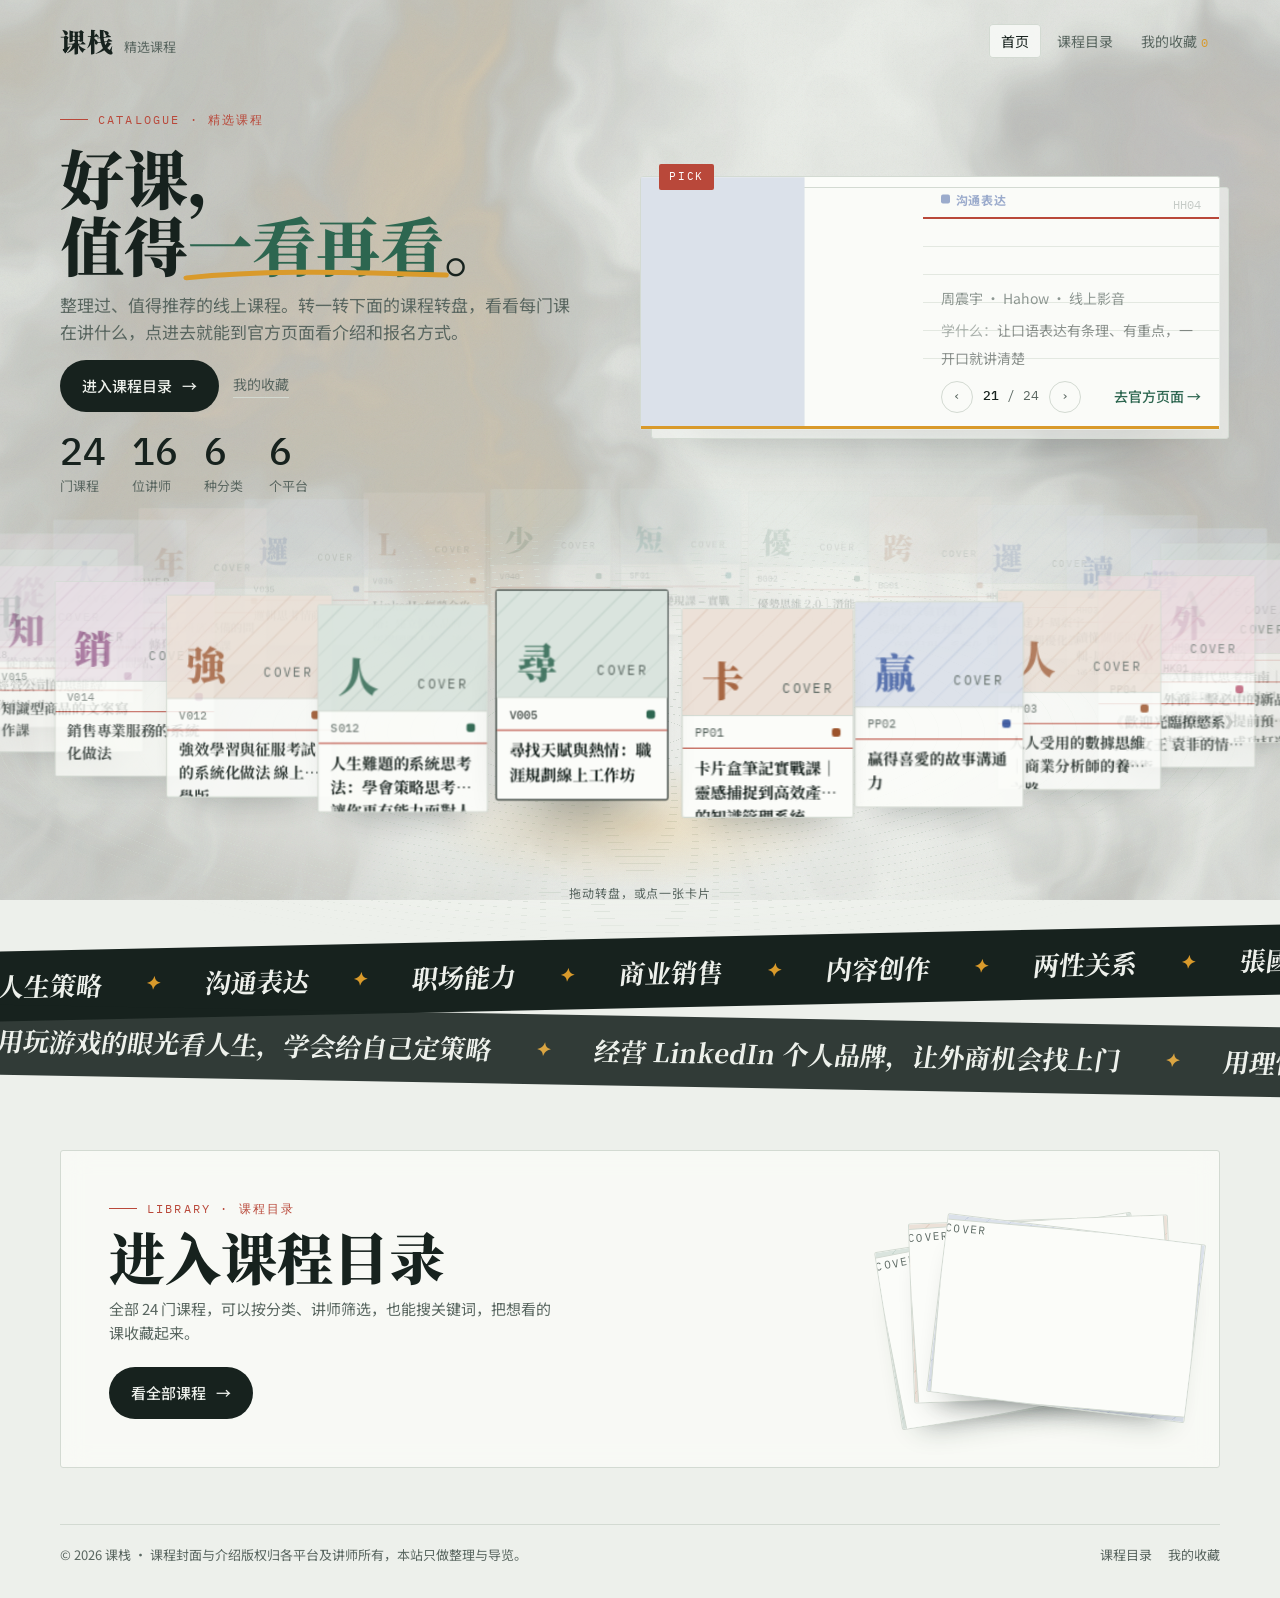
<file: index.html>
<!doctype html>
<html lang="zh-Hans">
<head>
<meta charset="utf-8">
<meta name="viewport" content="width=device-width, initial-scale=1, viewport-fit=cover">
<title>课栈｜精选课程</title>
<meta name="description" content="课栈：精选线上课程。转一转课程转盘，看看每门课的讲师、重点和官方页面。">
<meta property="og:title" content="课栈｜精选课程">
<meta property="og:description" content="精选线上课程。每门课附封面、讲师、重点和官方页面链接。">
<meta property="og:type" content="website">
<link rel="preconnect" href="https://fonts.googleapis.com">
<link rel="preconnect" href="https://fonts.gstatic.com" crossorigin>
<link rel="stylesheet" href="https://fonts.googleapis.com/css2?family=IBM+Plex+Mono:wght@500&family=Noto+Sans+SC:wght@400;500;700&family=Noto+Serif+SC:wght@700;900&display=swap">
<link rel="stylesheet" href="vendor/lenis.css">
<link rel="stylesheet" href="site.css">
<style>
/* hero: headline left, spotlight index card right */
.hero{display:grid;grid-template-columns:minmax(0,1fr) minmax(0,580px);gap:clamp(24px,4vw,56px);align-items:center;padding-block:clamp(12px,2.4vw,28px) 0;position:relative;z-index:2}
.hero-text{display:grid;gap:14px;min-width:0}
.hero h1{font-family:var(--f-display);font-weight:900;font-size:clamp(38px,5vw,70px);line-height:1.05;margin:0}
.hero h1 .line{display:block}
.hero h1 em{font-style:normal;color:var(--accent);position:relative;display:inline-block}
.hero h1 em svg{position:absolute;left:-2%;bottom:-.08em;width:104%;height:.22em;overflow:visible}
.hero h1 em path{fill:none;stroke:var(--mark);stroke-width:7;stroke-linecap:round}
.hero p{margin:0;color:var(--muted);font-size:clamp(15px,1.4vw,17px);max-width:30em}
.actions{display:flex;gap:14px;align-items:center;flex-wrap:wrap}
.ghost{font-size:14px;color:var(--muted);text-decoration:none;border-bottom:1px solid var(--line);padding-bottom:2px}
.ghost:hover{color:var(--ink);border-color:var(--ink)}
.stats{display:flex;gap:26px;flex-wrap:wrap;margin-top:6px}
.stats div{display:grid}
.stats b{font-family:var(--f-mono);font-weight:500;font-size:clamp(26px,3.2vw,38px);line-height:1;font-variant-numeric:tabular-nums}
.stats span{font-size:13px;color:var(--muted);margin-top:6px}

/* spotlight */
.spot{position:relative;background:var(--surface);border:1px solid var(--line);border-radius:3px;box-shadow:0 40px 70px -46px var(--shadow);min-width:0;
  display:grid;grid-template-columns:minmax(0,.95fr) minmax(0,1fr);grid-template-rows:auto 1fr auto}
.spot>.spot-cover{grid-row:1/4;grid-column:1;aspect-ratio:auto;height:100%;min-height:220px;border-bottom:0;border-right:1px solid var(--line)}
.spot>.spot-head,.spot>.spot-body,.spot>.spot-foot{grid-column:2}
.spot::before{content:"";position:absolute;inset:10px -10px -10px 10px;border:1px solid var(--line);border-radius:3px;z-index:-1;background:color-mix(in srgb,var(--surface) 60%,transparent)}
.spot-tag{position:absolute;top:-13px;left:18px;background:var(--rule);color:#fff;font-family:var(--f-mono);font-size:11px;letter-spacing:.16em;padding:4px 10px;border-radius:2px;z-index:2}
.spot-cover{display:block;position:relative;aspect-ratio:16/9;overflow:hidden;border-bottom:1px solid var(--line);background:color-mix(in srgb,var(--c,var(--accent)) 16%,var(--surface))}
.spot-cover img{width:100%;height:100%;object-fit:cover;display:block;transition:transform 1.2s var(--ease)}
.spot:hover .spot-cover img{transform:scale(1.05)}
.spot-head{display:flex;justify-content:space-between;align-items:center;padding:12px 18px 8px;border-bottom:2px solid var(--rule)}
.spot-cat{display:flex;align-items:center;gap:6px;font-size:12px;font-weight:700;letter-spacing:.06em;color:var(--c)}
.spot-cat i{width:9px;height:9px;border-radius:2px;background:var(--c)}
.spot-no{font-family:var(--f-mono);font-size:12px;color:var(--muted)}
.spot-body{padding:6px 18px 4px;line-height:28px;background-image:repeating-linear-gradient(to bottom,transparent 0 27px,var(--ruled) 27px 28px)}
.spot-body h2{font-family:var(--f-display);font-weight:700;font-size:18px;line-height:28px;margin:0;text-wrap:balance}
.spot-body h2 a{text-decoration:none}
.spot-body h2 a:hover{text-decoration:underline}
.spot-who{font-size:14px;color:var(--muted)}
.spot-learn{font-size:14px}
.spot-learn span{color:var(--muted)}
.spot-foot{display:flex;align-items:center;justify-content:space-between;gap:12px;padding:12px 18px 16px;flex-wrap:wrap}
.spot-nav{display:flex;align-items:center;gap:10px;font-family:var(--f-mono);font-size:13px;color:var(--muted);font-variant-numeric:tabular-nums}
.spot-nav button{width:32px;height:32px;border-radius:50%;border:1px solid var(--line);background:transparent;cursor:pointer;display:grid;place-items:center}
.spot-nav button:hover{border-color:var(--ink)}
.spot-nav b{color:var(--ink);font-weight:500}
.go{font-size:14px;font-weight:500;text-decoration:none;color:var(--accent)}
.go:hover{text-decoration:underline}
.bar{position:absolute;left:0;right:0;bottom:0;height:3px;background:color-mix(in srgb,var(--line) 70%,transparent);overflow:hidden}
.bar i{display:block;height:100%;background:var(--mark);transform-origin:left;transform:scaleX(0)}
.bar i.run{animation:fillbar 5.5s linear forwards}
.spot:hover .bar i,.bar i.hold{animation-play-state:paused}
@keyframes fillbar{to{transform:scaleX(1)}}

/* 3D turntable */
.stage{position:relative;height:clamp(300px,30vw,380px);perspective:1800px;perspective-origin:50% 20%;touch-action:pan-y;user-select:none;-webkit-user-select:none;cursor:grab;margin-top:34px}
.stage.dragging{cursor:grabbing}
.floor{position:absolute;left:50%;top:calc(30% + var(--sw,156px) * .62);width:var(--fw,1100px);height:calc(var(--fw,1100px) * .3);transform:translate(-50%,-50%);border-radius:50%;pointer-events:none;
  background:
    radial-gradient(closest-side,color-mix(in srgb,var(--mark) 22%,transparent),transparent 70%) 50% 85%/40% 40% no-repeat,
    repeating-radial-gradient(closest-side,transparent 0 22px,color-mix(in srgb,var(--line) 85%,transparent) 22px 23px),
    radial-gradient(closest-side,color-mix(in srgb,var(--surface) 70%,transparent),transparent);
  -webkit-mask:radial-gradient(closest-side,#000 70%,transparent);mask:radial-gradient(closest-side,#000 70%,transparent)}
.ring{position:absolute;left:50%;top:30%;width:0;height:0;transform-style:preserve-3d}
.slot{position:absolute;left:0;top:0;width:var(--sw,156px);margin-left:calc(var(--sw,156px) / -2);margin-top:calc(var(--sw,156px) * -.75);
  background:var(--surface);border:1px solid var(--line);border-radius:2px;text-decoration:none;color:inherit;will-change:transform,opacity;
  box-shadow:0 18px 30px -22px var(--shadow);transition:box-shadow .4s,border-color .4s}
.slot .sc{display:block;position:relative;aspect-ratio:16/10;overflow:hidden;border-bottom:1px solid var(--line);background:color-mix(in srgb,var(--c) 16%,var(--surface))}
.slot .sc img{width:100%;height:100%;object-fit:cover;display:block;pointer-events:none}
.slot .sc .cover-ph b{font-size:34px}
.slot .sh{display:flex;justify-content:space-between;align-items:center;padding:6px 10px 4px;border-bottom:1.5px solid var(--rule);font-family:var(--f-mono);font-size:10px;color:var(--muted)}
.slot .sh i{width:7px;height:7px;border-radius:2px;background:var(--c)}
.slot .st{font-family:var(--f-display);font-weight:700;font-size:13px;line-height:20px;padding:6px 10px 10px;display:-webkit-box;-webkit-line-clamp:2;-webkit-box-orient:vertical;overflow:hidden;min-height:50px}
.slot.front{border-color:var(--ink);box-shadow:0 34px 50px -28px var(--shadow)}
.slot.front .sh{color:var(--ink)}
.hint{position:absolute;left:50%;bottom:8px;transform:translateX(-50%);font-size:12px;color:var(--muted);letter-spacing:.08em;display:flex;align-items:center;gap:8px;white-space:nowrap}
.hint::before,.hint::after{content:"";width:22px;height:1px;background:var(--line)}

/* library panel */
.library{display:grid;grid-template-columns:minmax(0,1fr) auto;gap:32px;align-items:center;border:1px solid var(--line);background:color-mix(in srgb,var(--surface) 75%,transparent);-webkit-backdrop-filter:blur(14px);backdrop-filter:blur(14px);padding:clamp(24px,4vw,48px);border-radius:3px;margin-bottom:56px;position:relative;overflow:hidden}
.library h2{font-family:var(--f-display);font-weight:900;font-size:clamp(30px,4.6vw,56px);line-height:1.1;margin:8px 0 10px}
.library p{margin:0 0 22px;color:var(--muted);max-width:30em}
.fan{position:relative;width:260px;height:180px}
.fan span{position:absolute;inset:0;border:1px solid var(--line);border-radius:2px;overflow:hidden;background:var(--surface);box-shadow:0 20px 30px -22px var(--shadow);transition:transform .7s var(--ease)}
.fan img{width:100%;height:100%;object-fit:cover;display:block}
.fan span:nth-child(1){transform:rotate(-9deg) translate(-26px,8px)}
.fan span:nth-child(2){transform:rotate(-2deg) translate(0,0)}
.fan span:nth-child(3){transform:rotate(7deg) translate(26px,6px)}
.library:hover .fan span:nth-child(1){transform:rotate(-16deg) translate(-70px,14px)}
.library:hover .fan span:nth-child(3){transform:rotate(14deg) translate(70px,10px)}

@media (max-width:980px){
  .hero{grid-template-columns:1fr}
  .spot{max-width:600px}
}
.stage{overflow-x:clip}
@media (max-width:640px){
  .stage{margin-top:72px;height:270px}
  .ring{top:30%}
  .spot{grid-template-columns:1fr;grid-template-rows:auto}
  .spot>.spot-cover{grid-row:auto;aspect-ratio:16/9;height:auto;min-height:0;border-right:0;border-bottom:1px solid var(--line)}
  .spot>.spot-head,.spot>.spot-body,.spot>.spot-foot{grid-column:1}
  .library{grid-template-columns:1fr}
  .fan{width:220px;height:150px;justify-self:center;margin-top:8px}
}
@media (prefers-reduced-motion:reduce){.bar{display:none}.stage{cursor:default}}
</style>
</head>
<body>
<canvas id="aurora" aria-hidden="true"></canvas>
<div class="grain" aria-hidden="true"></div>
<div class="ring-cursor" aria-hidden="true"><span>看课</span></div>

<div class="gut"><div class="wrap">
  <header class="top">
    <a class="brand" href="./"><b>课栈</b><span>精选课程</span></a>
    <nav class="nav" aria-label="主导航">
      <a href="./" aria-current="page">首页</a>
      <a href="courses.html">课程目录</a>
      <a href="courses.html#saved">我的收藏<span class="n" data-saved-n>0</span></a>
    </nav>
  </header>

  <section class="hero">
    <div class="hero-text">
      <div class="eyebrow">Catalogue · 精选课程</div>
      <h1 id="headline"><span class="line">好课，</span><span class="line">值得<em>一看再看<svg viewBox="0 0 300 20" preserveAspectRatio="none" aria-hidden="true"><path d="M4 14 C 80 4, 160 4, 296 10"/></svg></em>。</span></h1>
      <p id="lede">整理过、值得推荐的线上课程。转一转下面的课程转盘，看看每门课在讲什么，点进去就能到官方页面看介绍和报名方式。</p>
      <div class="actions">
        <a class="cta" href="courses.html" data-magnet>进入课程目录 <i>→</i></a>
        <a class="ghost" href="courses.html#saved">我的收藏</a>
      </div>
      <div class="stats" id="stats"></div>
    </div>

    <article class="spot" id="spot" aria-live="polite">
      <span class="spot-tag">PICK</span>
      <a class="spot-cover" id="spotCover" target="_blank" rel="noopener" data-cursor="看课"></a>
      <div class="spot-head"><span class="spot-cat" id="spotCat"></span><span class="spot-no" id="spotNo"></span></div>
      <div class="spot-body">
        <h2><a id="spotTitle" target="_blank" rel="noopener"></a></h2>
        <div class="spot-who" id="spotWho"></div>
        <div class="spot-learn"><span>学什么：</span><span id="spotLearn" style="color:inherit"></span></div>
      </div>
      <div class="spot-foot">
        <div class="spot-nav">
          <button type="button" id="prev" aria-label="上一门课">‹</button>
          <span><b id="spotIdx">01</b> / <span id="spotTotal">12</span></span>
          <button type="button" id="next" aria-label="下一门课">›</button>
        </div>
        <a class="go" id="spotGo" target="_blank" rel="noopener">去官方页面 →</a>
      </div>
      <div class="bar"><i id="bar"></i></div>
    </article>
  </section>
</div></div>

<section class="stage" id="stage" aria-label="课程转盘" data-cursor="拖动">
  <div class="floor" aria-hidden="true"></div>
  <div class="ring" id="ring"></div>
  <div class="hint">拖动转盘，或点一张卡片</div>
</section>

<div class="bands">
  <div class="band" aria-hidden="true"><div class="track" id="band1"></div></div>
  <div class="band rev" aria-hidden="true"><div class="track" id="band2"></div></div>
</div>

<div class="gut"><div class="wrap">
  <section class="library" id="library">
    <div>
      <div class="eyebrow">Library · 课程目录</div>
      <h2>进入课程目录</h2>
      <p id="libText"></p>
      <a class="cta" href="courses.html" data-magnet>看全部课程 <i>→</i></a>
    </div>
    <div class="fan" id="fan" aria-hidden="true"></div>
  </section>

  <footer>
    <span>© 2026 课栈 · 课程封面与介绍版权归各平台及讲师所有，本站只做整理与导览。</span>
    <nav><a href="courses.html">课程目录</a><a href="courses.html#saved">我的收藏</a></nav>
  </footer>
</div></div>

<script src="vendor/gsap.min.js"></script>
<script src="vendor/ScrollTrigger.min.js"></script>
<script src="vendor/SplitText.min.js"></script>
<script src="vendor/lenis.min.js"></script>
<script src="data.js"></script>
<script src="site.js"></script>
<script>
const {reduce,hasGsap,esc,catVar}=KZ;
const CATS=KZ_CATS,COURSES=KZ_COURSES,N=COURSES.length;
const $=s=>document.querySelector(s);
const pad=n=>String(n).padStart(2,"0");

/* 统计、跑马灯、课程目录面板 */
const plats=new Set(COURSES.map(c=>c.platform));
const teachers=[...new Set(COURSES.flatMap(c=>c.teacher.split("、").map(t=>t.split(" ")[0])))];
const cats=new Set(COURSES.map(c=>c.cat));
$("#stats").innerHTML=[[N,"门课程"],[teachers.length,"位讲师"],[cats.size,"种分类"],[plats.size,"个平台"]]
  .map(([n,l])=>`<div><b data-n="${n}">${n}</b><span>${l}</span></div>`).join("");
const fill=(el,list)=>{const h=list.map(w=>`<span>${esc(w)}</span>`).join("");el.innerHTML=h+h};
fill($("#band1"),[...CATS,...teachers,...new Set(COURSES.map(c=>c.format))]);
fill($("#band2"),COURSES.map(c=>c.learn));
$("#libText").textContent=`全部 ${N} 门课程，可以按分类、讲师筛选，也能搜关键词，把想看的课收藏起来。`;
$("#fan").innerHTML=COURSES.slice(0,3).map(c=>`<span style="--c:${catVar(c.cat)}">${KZ.img(c)}</span>`).join("");
$("#spotTotal").textContent=pad(N);

/* 转盘卡片 */
const ringEl=$("#ring");
ringEl.innerHTML=COURSES.map((c,i)=>`<a class="slot" href="${esc(c.url)}" target="_blank" rel="noopener" draggable="false" data-i="${i}" style="--c:${catVar(c.cat)}" aria-label="${esc(c.title)}">
  <span class="sc">${KZ.img(c)}</span>
  <span class="sh"><span>${esc(c.code)}</span><i></i></span>
  <span class="st">${esc(c.title)}</span></a>`).join("");
const slots=[...ringEl.children];
const step=Math.PI*2/N;
const geo={R:520,sw:156,tilt:.3,depth:.55,spread:reduce?1:0,spin:reduce?0:Math.PI*1.2};
let angle=0,target=0,cur=0;

function measure(){
  const w=innerWidth;
  const phone=w<640;
  geo.sw=phone?124:w<900?126:w<1500?142:156;
  // 手机：转盘比萤幕宽，两侧卡片会滑出画面，正中间那张最清楚
  geo.R=phone?w*.82:Math.min(560,Math.max(200,w*.4));
  // 课越多转盘越大，卡片才不会叠在一起
  geo.R=Math.max(geo.R,N*geo.sw*1.08/(2*Math.PI));
  geo.depth=phone?.5:.55;
  geo.tilt=phone?.2:.22;
  document.documentElement.style.setProperty("--sw",geo.sw+"px");
  $("#stage").style.setProperty("--fw",(geo.R*2+geo.sw*2.2)+"px");
}
function layout(){
  const R=geo.R*geo.spread;
  let best=-2,front=0;
  slots.forEach((el,i)=>{
    const a=i*step+angle+geo.spin;
    const x=Math.sin(a)*R,z=Math.cos(a)*R*geo.depth,y=z*geo.tilt;
    const d=(Math.cos(a)+1)/2;            // 0 = 最后面, 1 = 最前面
    if(Math.cos(a)>best){best=Math.cos(a);front=i}
    const lift=el.classList.contains("front")?-16:0;
    el.style.transform=`translate3d(${x.toFixed(1)}px,${(y+lift).toFixed(1)}px,${z.toFixed(1)}px)`;
    el.style.opacity=(.16+.84*d*d).toFixed(3);
    el.style.zIndex=Math.round(d*100);
  });
  slots.forEach((el,i)=>el.classList.toggle("front",i===front));
}
const wrapAngle=a=>Math.atan2(Math.sin(a),Math.cos(a));

/* 推荐卡 */
const spotEls={cover:$("#spotCover"),cat:$("#spotCat"),no:$("#spotNo"),title:$("#spotTitle"),who:$("#spotWho"),learn:$("#spotLearn"),go:$("#spotGo"),idx:$("#spotIdx")};
function fillSpot(c,i){
  $("#spot").style.setProperty("--c",catVar(c.cat));
  spotEls.cover.href=c.url;spotEls.cover.innerHTML=KZ.img(c);
  spotEls.cat.innerHTML=`<i></i>${esc(c.cat)}`;
  spotEls.no.textContent=c.code;
  spotEls.title.href=c.url;spotEls.title.textContent=c.title;
  spotEls.who.textContent=`${c.teacher} · ${c.platform} · ${c.format}`;
  spotEls.learn.textContent=c.learn;
  spotEls.go.href=c.url;
  spotEls.idx.textContent=pad(i+1);
}
function restartBar(){const b=$("#bar");b.classList.remove("run");void b.offsetWidth;if(!reduce)b.classList.add("run")}
function feature(i,{instant=false}={}){
  i=(i%N+N)%N;
  const changed=i!==cur;cur=i;
  // 让这张卡转到正前方（走最短的方向）
  const want=-i*step;
  target=angle+wrapAngle(want-angle);
  if(instant)angle=target;
  const c=COURSES[i];
  if(hasGsap&&!reduce&&changed&&!instant){
    gsap.timeline()
      .to(".spot-body>*,.spot-head>*",{y:-14,opacity:0,duration:.25,stagger:.02,ease:"power2.in"})
      .to(".spot-cover",{clipPath:"inset(0 0 0 100%)",duration:.35,ease:"power3.in"},0)
      .add(()=>fillSpot(c,i))
      .set(".spot-cover",{clipPath:"inset(0 100% 0 0)"})
      .to(".spot-cover",{clipPath:"inset(0 0% 0 0)",duration:.6,ease:"expo.out"})
      .fromTo(".spot-body>*,.spot-head>*",{y:16,opacity:0},{y:0,opacity:1,duration:.5,stagger:.04,ease:"expo.out"},"<");
    // 保底：画面没在跑时，直接换成新的课
    setTimeout(()=>{if(cur===i&&spotEls.no.textContent!==c.code){fillSpot(c,i);gsap.set(".spot-cover,.spot-body>*,.spot-head>*",{clearProps:"all"})}},900);
  }else fillSpot(c,i);
  restartBar();
}
$("#bar").addEventListener("animationend",()=>feature(cur+1));
$("#prev").addEventListener("click",()=>feature(cur-1));
$("#next").addEventListener("click",()=>feature(cur+1));

/* 拖动转盘 */
const stage=$("#stage");
// 滑鼠在转盘上时，推荐卡暂停自动换课
stage.addEventListener("pointerenter",e=>{if(e.pointerType==="mouse")$("#bar").classList.add("hold")});
stage.addEventListener("pointerleave",()=>$("#bar").classList.remove("hold"));
let drag=null,moved=false;
stage.addEventListener("pointerdown",e=>{
  if(e.button!==0)return;
  drag={x:e.clientX,a:angle,t:performance.now()};moved=false;
});
addEventListener("pointermove",e=>{
  if(!drag)return;
  const dx=e.clientX-drag.x;
  if(!moved&&Math.abs(dx)>6){moved=true;stage.classList.add("dragging");try{stage.setPointerCapture(e.pointerId)}catch(_){}}
  if(moved){angle=drag.a+dx*.006;target=angle;if(reduce)layout()}
});
addEventListener("pointerup",()=>{
  if(!drag)return;
  stage.classList.remove("dragging");
  if(moved){const i=Math.round(-angle/step);feature(i)}
  drag=null;
});
ringEl.addEventListener("click",e=>{
  const s=e.target.closest(".slot");if(!s)return;
  if(moved){e.preventDefault();moved=false;return}
  if(!s.classList.contains("front")){e.preventDefault();feature(+s.dataset.i)} // 不是最前面那张：先转过来
});
// 键盘：左右键转动
stage.tabIndex=0;
stage.addEventListener("keydown",e=>{if(e.key==="ArrowRight")feature(cur+1);if(e.key==="ArrowLeft")feature(cur-1)});

/* 每一帧：角度慢慢追上目标 */
measure();feature(0,{instant:true});layout();
addEventListener("resize",()=>{measure();layout()});
if(!reduce){
  const tick=()=>{if(!drag)angle+=(target-angle)*.075;layout()};
  hasGsap?gsap.ticker.add(tick):(function loop(){tick();requestAnimationFrame(loop)})();
}

/* 开场动画 */
if(hasGsap&&!reduce){
  gsap.registerPlugin(ScrollTrigger,SplitText);
  const split=SplitText.create("#headline .line",{type:"chars",mask:"lines"});
  const path=$("#headline em path"),len=path.getTotalLength();
  gsap.set(path,{strokeDasharray:len,strokeDashoffset:len});
  const intro=gsap.timeline({defaults:{ease:"expo.out"}});
  intro.from(".top",{y:-30,opacity:0,duration:1})
    .from(".eyebrow",{x:-30,opacity:0,duration:.9},"<.1")
    .from(split.chars,{yPercent:115,rotate:6,duration:1.3,stagger:.055},"<.1")
    .to(path,{strokeDashoffset:0,duration:1.1,ease:"power3.inOut"},"-=.6")
    .from("#lede,.actions",{y:24,opacity:0,duration:1,stagger:.08},"<")
    .from(".stats div",{y:24,opacity:0,duration:.9,stagger:.07},"<.1")
    .from("#spot",{x:60,rotateY:-12,opacity:0,duration:1.4},.35)
    .to(geo,{spread:1,spin:0,duration:2.4,ease:"expo.out"},.5)
    .from(".floor",{scale:.4,opacity:0,duration:1.8},.5)
    .from(".hint",{opacity:0,y:10,duration:.8},1.6)
    .from(".band",{yPercent:120,opacity:0,duration:1.1,stagger:.12},1.2);
  document.querySelectorAll("#stats b").forEach(b=>{
    const o={v:0},end=+b.dataset.n;
    gsap.to(o,{v:end,duration:1.6,ease:"power2.out",delay:.9,onUpdate:()=>{b.textContent=Math.round(o.v)},onComplete:()=>{b.textContent=end}});
  });
  // 跑马灯跟着滚动速度倾斜
  const bands=gsap.utils.toArray(".band");
  ScrollTrigger.create({onUpdate:self=>{gsap.to(bands,{skewX:gsap.utils.clamp(-8,8,self.getVelocity()/280),duration:.5,ease:"power3.out",overwrite:true})}});
  // 往下滚：转盘慢慢后退、标题淡出
  gsap.to("#ring",{y:-40,scale:.92,ease:"none",scrollTrigger:{trigger:"#stage",start:"top 40%",end:"bottom top",scrub:true}});
  gsap.from(".library",{y:80,opacity:0,duration:1.2,ease:"expo.out",scrollTrigger:{trigger:".library",start:"top 88%"}});
  // 保底：浏览器没在画画面时（例如分页在背景），3 秒后直接把开场跑完
  setTimeout(()=>{if(gsap.ticker.frame<40){intro.progress(1);geo.spread=1;geo.spin=0;layout();gsap.set(".library",{y:0,opacity:1});document.querySelectorAll("#stats b").forEach(b=>b.textContent=b.dataset.n)}},3000);
}
</script>
</body>
</html>
</file>
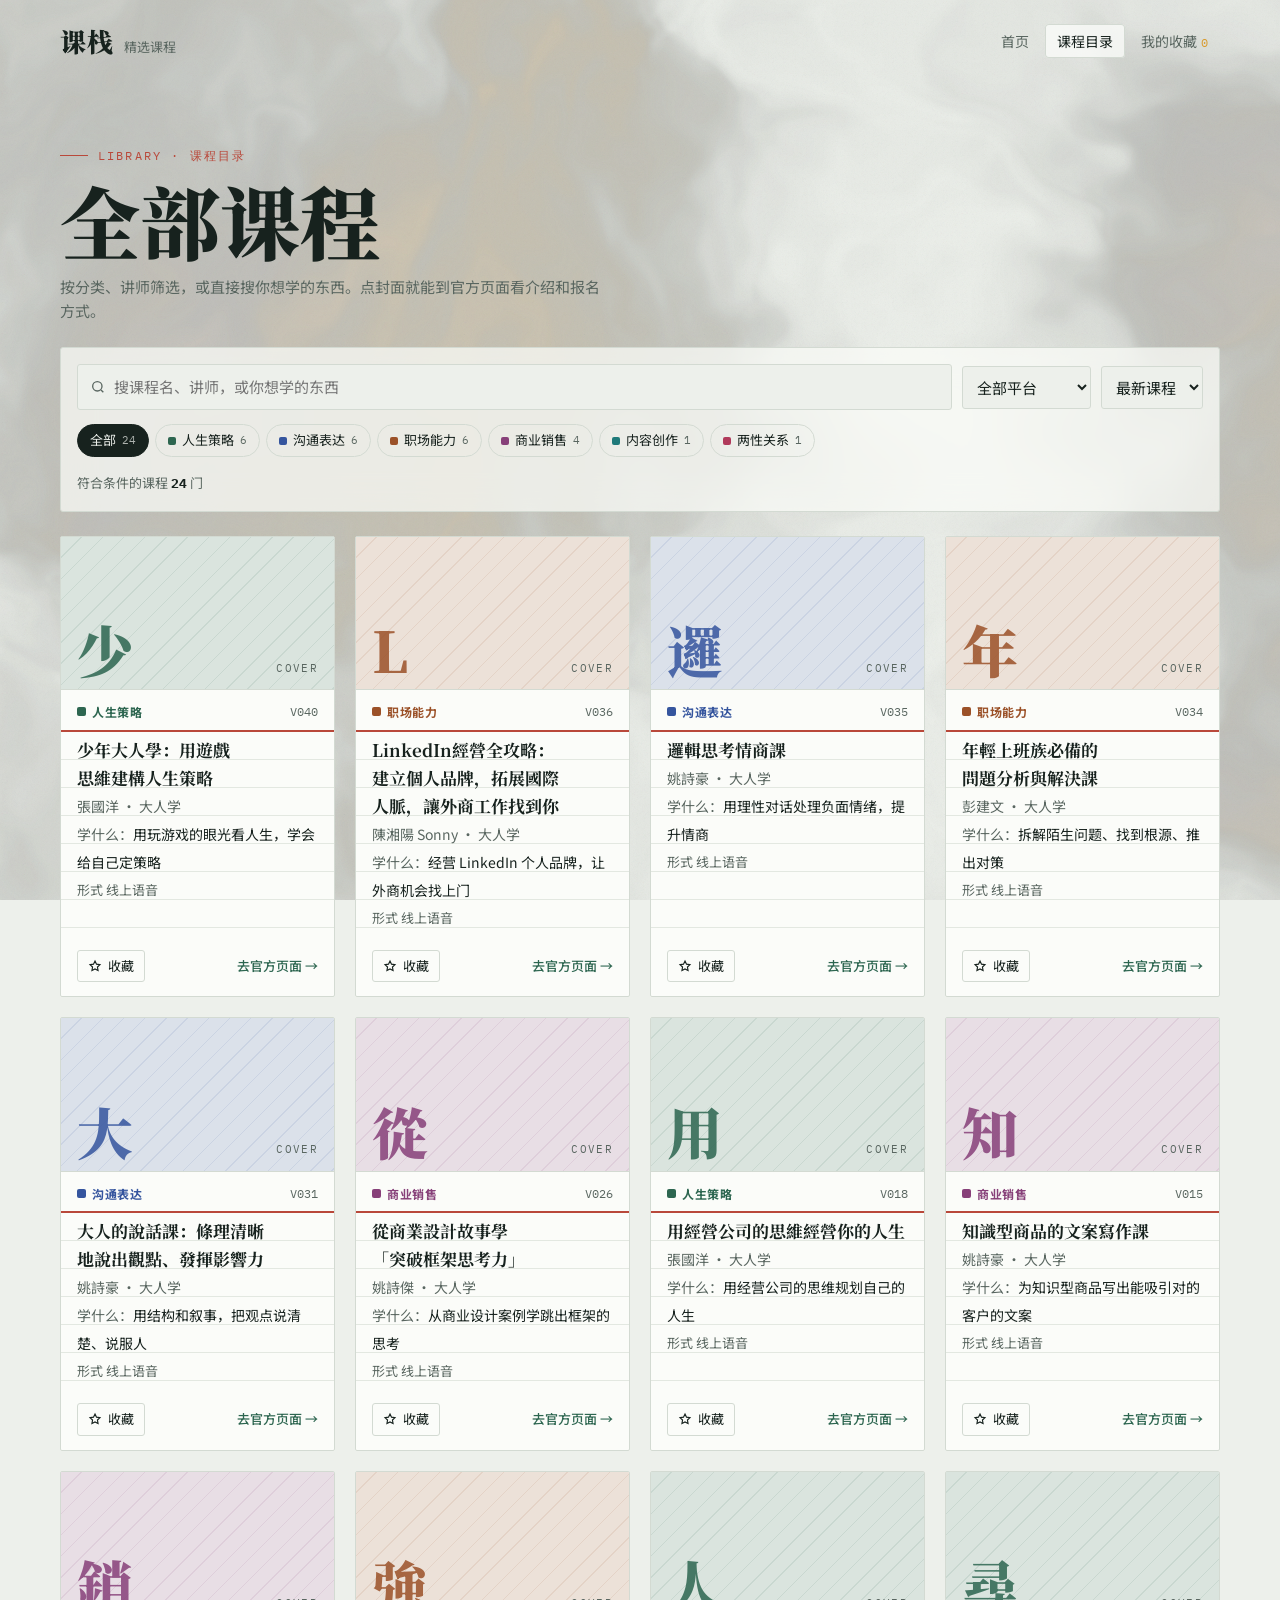
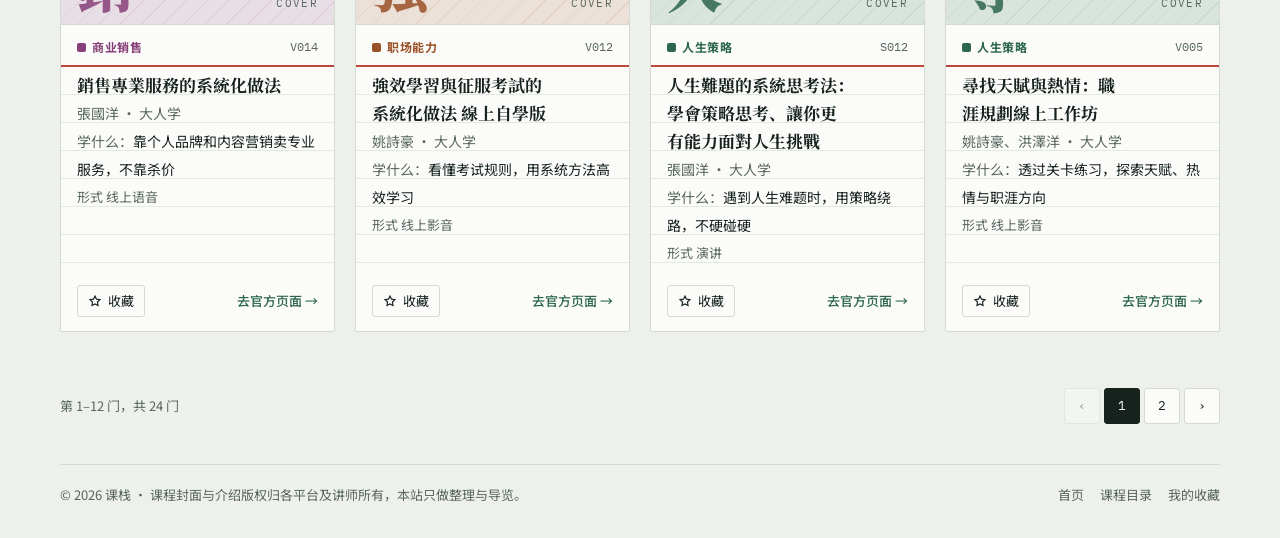
<file: courses.html>
<!doctype html>
<html lang="zh-Hans">
<head>
<meta charset="utf-8">
<meta name="viewport" content="width=device-width, initial-scale=1, viewport-fit=cover">
<title>课程目录｜课栈</title>
<meta name="description" content="课栈精选课程目录：依分类、讲师筛选，每门课附封面、重点和官方页面链接。">
<link rel="preconnect" href="https://fonts.googleapis.com">
<link rel="preconnect" href="https://fonts.gstatic.com" crossorigin>
<link rel="stylesheet" href="https://fonts.googleapis.com/css2?family=IBM+Plex+Mono:wght@500&family=Noto+Sans+SC:wght@400;500;700&family=Noto+Serif+SC:wght@700;900&display=swap">
<link rel="stylesheet" href="vendor/lenis.css">
<link rel="stylesheet" href="site.css">
<style>
.head{padding-block:clamp(28px,5vw,64px) 24px;display:grid;gap:12px}
.head h1{font-family:var(--f-display);font-weight:900;font-size:clamp(36px,6.5vw,80px);line-height:1.08;margin:0}
.head p{margin:0;color:var(--muted);max-width:36em}

.drawer{background:color-mix(in srgb,var(--surface) 72%,transparent);-webkit-backdrop-filter:blur(16px);backdrop-filter:blur(16px);border:1px solid var(--line);border-radius:3px;padding:16px;display:grid;gap:14px;scroll-margin-top:24px}
.row{display:flex;gap:10px;flex-wrap:wrap;align-items:center}
.search{flex:1 1 260px;min-width:0;display:flex;align-items:center;gap:8px;border:1px solid var(--line);border-radius:3px;padding:0 12px;background:var(--bg)}
.search input{border:0;background:transparent;padding:10px 0;width:100%;min-width:0;outline:none}
.search svg{flex:none;color:var(--muted)}
select{border:1px solid var(--line);border-radius:3px;background:var(--bg);padding:9px 10px;min-width:0}
.chips{display:flex;gap:6px;overflow-x:auto;padding-bottom:2px;scrollbar-width:thin}
.chip{flex:none;border:1px solid var(--line);background:transparent;border-radius:999px;padding:5px 12px;font-size:13px;cursor:pointer;display:flex;align-items:center;gap:6px;transition:background .25s,color .25s,border-color .25s}
.chip i{width:8px;height:8px;border-radius:2px;background:var(--c,var(--muted))}
.chip em{font-style:normal;font-family:var(--f-mono);font-size:11px;color:var(--muted)}
.chip[aria-pressed="true"]{background:var(--ink);color:var(--bg);border-color:var(--ink)}
.chip[aria-pressed="true"] em{color:inherit;opacity:.7}
.count{font-size:13px;color:var(--muted);font-variant-numeric:tabular-nums}
.count b{color:var(--ink);font-family:var(--f-mono)}

.grid{display:grid;grid-template-columns:repeat(auto-fill,minmax(270px,1fr));gap:20px;padding-block:24px 56px;perspective:1200px}
.card{min-width:0;display:flex}
.tilt{position:relative;flex:1;min-width:0;background:var(--surface);border:1px solid var(--line);border-radius:2px;display:flex;flex-direction:column;
  transform:rotateX(var(--rx,0deg)) rotateY(var(--ry,0deg)) translateY(var(--lift,0px));transition:transform .5s var(--ease),box-shadow .5s ease}
.card:hover .tilt{--lift:-8px;box-shadow:0 30px 50px -30px var(--shadow)}
.tilt.tilting{transition:transform .1s linear,box-shadow .5s ease}
.tilt::after{content:"";position:absolute;inset:0;pointer-events:none;background:radial-gradient(300px circle at var(--mx,50%) var(--my,0%),var(--glow),transparent 62%);opacity:0;transition:opacity .35s ease}
.card:hover .tilt::after{opacity:1}
.cover{position:relative;display:block;aspect-ratio:16/9;max-width:100%;overflow:hidden;border-bottom:1px solid var(--line);background:color-mix(in srgb,var(--c) 16%,var(--surface))}
.cover img{width:100%;height:100%;object-fit:cover;display:block;transition:transform 1.1s var(--ease)}
.card:hover .cover img{transform:scale(1.08)}
.card-head{display:flex;justify-content:space-between;align-items:center;gap:8px;padding:12px 16px 8px;border-bottom:2px solid var(--rule)}
.cat{display:flex;align-items:center;gap:6px;font-size:12px;font-weight:700;letter-spacing:.06em;color:var(--c)}
.cat i{width:9px;height:9px;border-radius:2px;background:var(--c)}
.no{font-family:var(--f-mono);font-size:12px;color:var(--muted)}
.card-body{flex:1;padding:4px 16px 0;line-height:28px;background-image:repeating-linear-gradient(to bottom,transparent 0 27px,var(--ruled) 27px 28px)}
.card h3{font-family:var(--f-display);font-weight:700;font-size:17px;line-height:28px;margin:0;text-wrap:balance}
.card h3 a{text-decoration:none}
.card h3 a:hover{text-decoration:underline}
.who{font-size:14px;color:var(--muted)}
.learn{font-size:14px}
.learn span{color:var(--muted)}
.meta{font-size:13px;color:var(--muted)}
.card-foot{display:flex;justify-content:space-between;align-items:center;gap:8px;padding:10px 16px 14px;margin-top:8px}
.save{border:1px solid var(--line);background:transparent;border-radius:3px;padding:5px 10px;font-size:13px;cursor:pointer;display:flex;align-items:center;gap:6px}
.save svg{width:14px;height:14px}
.save[aria-pressed="true"]{border-color:var(--mark);color:var(--mark)}
.save[aria-pressed="true"] path{fill:var(--mark)}
.go{font-size:13px;font-weight:500;text-decoration:none;color:var(--accent)}
.go:hover{text-decoration:underline}
.empty{grid-column:1/-1;text-align:center;padding:48px 16px;color:var(--muted);border:1px dashed var(--line);border-radius:3px}
.empty strong{display:block;font-family:var(--f-display);font-size:20px;color:var(--ink);margin-bottom:6px}
.pager{display:flex;justify-content:space-between;align-items:center;gap:12px;flex-wrap:wrap;padding-block:0 40px}
.pages{display:flex;gap:4px;flex-wrap:wrap}
.pages button{min-width:36px;height:36px;border:1px solid var(--line);background:var(--surface);border-radius:3px;cursor:pointer;font-family:var(--f-mono);font-size:13px}
.pages button[aria-current="page"]{background:var(--ink);color:var(--bg);border-color:var(--ink)}
.pages button:disabled{opacity:.4;cursor:default}
.range{font-size:13px;color:var(--muted);font-variant-numeric:tabular-nums}
@media (max-width:480px){.row select{flex:1 1 40%}}
@media (prefers-reduced-motion:reduce){.tilt,.card:hover .tilt,.card:hover .cover img{transform:none}}
</style>
</head>
<body>
<canvas id="aurora" aria-hidden="true"></canvas>
<div class="grain" aria-hidden="true"></div>
<div class="ring-cursor" aria-hidden="true"><span>看课</span></div>

<div class="gut"><div class="wrap">
  <header class="top">
    <a class="brand" href="./"><b>课栈</b><span>精选课程</span></a>
    <nav class="nav" aria-label="主导航">
      <a href="./">首页</a>
      <a href="#" id="nav-all">课程目录</a>
      <a href="#saved" id="nav-saved">我的收藏<span class="n" data-saved-n>0</span></a>
    </nav>
  </header>

  <section class="head">
    <div class="eyebrow" id="eyebrow">Library · 课程目录</div>
    <h1 id="headline">全部课程</h1>
    <p id="lede">按分类、讲师筛选，或直接搜你想学的东西。点封面就能到官方页面看介绍和报名方式。</p>
  </section>

  <section class="drawer" id="catalog" aria-label="筛选课程">
    <div class="row">
      <label class="search" for="q">
        <svg width="16" height="16" viewBox="0 0 24 24" fill="none" stroke="currentColor" stroke-width="2" aria-hidden="true"><circle cx="11" cy="11" r="7"/><path d="m20 20-3.5-3.5"/></svg>
        <input id="q" type="search" placeholder="搜课程名、讲师，或你想学的东西" autocomplete="off">
      </label>
      <select id="platform" aria-label="平台"></select>
      <select id="sort" aria-label="排序">
        <option value="default">最新课程</option>
        <option value="code">课程编号</option>
        <option value="teacher">按讲师</option>
      </select>
    </div>
    <div class="chips" id="chips" role="group" aria-label="分类"></div>
    <div class="count" id="count"></div>
  </section>

  <main class="grid" id="grid" aria-live="polite"></main>

  <nav class="pager" aria-label="分页">
    <div class="range" id="range"></div>
    <div class="pages" id="pages"></div>
  </nav>

  <footer>
    <span>© 2026 课栈 · 课程封面与介绍版权归各平台及讲师所有，本站只做整理与导览。</span>
    <nav><a href="./">首页</a><a href="#">课程目录</a><a href="#saved">我的收藏</a></nav>
  </footer>
</div></div>

<script src="vendor/gsap.min.js"></script>
<script src="vendor/ScrollTrigger.min.js"></script>
<script src="vendor/SplitText.min.js"></script>
<script src="vendor/Flip.min.js"></script>
<script src="vendor/lenis.min.js"></script>
<script src="data.js"></script>
<script src="site.js"></script>
<script>
const {reduce,fine,hasGsap,esc,catVar,saved,persist,syncSavedCount}=KZ;
const CATS=KZ_CATS,COURSES=KZ_COURSES;
const $=s=>document.querySelector(s);
const PER=12;
const state={q:"",cat:"全部",platform:"全部",sort:"default",page:1};
const viewSaved=()=>location.hash==="#saved";

const plats=["全部",...new Set(COURSES.map(c=>c.platform))];
$("#platform").innerHTML=plats.map(p=>`<option value="${esc(p)}">${p==="全部"?"全部平台":esc(p)}</option>`).join("");
$("#platform").hidden=plats.length<=2;

function baseList(){return viewSaved()?COURSES.filter(c=>saved.has(c.code)):COURSES}
function filtered(ignoreCat){
  const q=state.q.trim().toLowerCase();
  return baseList().filter(c=>
    (ignoreCat||state.cat==="全部"||c.cat===state.cat)&&
    (state.platform==="全部"||c.platform===state.platform)&&
    (!q||[c.code,c.title,c.teacher,c.learn,c.platform].join(" ").toLowerCase().includes(q)));
}
function sorted(list){
  const l=[...list];
  if(state.sort==="default")l.sort((a,b)=>a.order-b.order);
  if(state.sort==="code")l.sort((a,b)=>a.code.localeCompare(b.code,"en",{numeric:true}));
  if(state.sort==="teacher")l.sort((a,b)=>a.teacher.localeCompare(b.teacher,"zh")||a.order-b.order);
  return l;
}
function renderChips(){
  const pool=filtered(true);
  $("#chips").innerHTML=["全部",...CATS].map(c=>{
    const n=c==="全部"?pool.length:pool.filter(x=>x.cat===c).length;
    const color=c==="全部"?"":` style="--c:${catVar(c)}"`;
    return `<button class="chip" type="button" data-cat="${esc(c)}" aria-pressed="${state.cat===c}"${color}>${c==="全部"?"":"<i></i>"}${esc(c)}<em>${n}</em></button>`;
  }).join("");
}
function card(c){
  const on=saved.has(c.code);
  return `<article class="card" data-flip-id="${esc(c.code)}" style="--c:${catVar(c.cat)}"><div class="tilt">
    <a class="cover" href="${esc(c.url)}" target="_blank" rel="noopener" tabindex="-1" aria-hidden="true" data-cursor="看课">${KZ.img(c)}</a>
    <div class="card-head"><span class="cat"><i></i>${esc(c.cat)}</span><span class="no">${esc(c.code)}</span></div>
    <div class="card-body">
      <h3><a href="${esc(c.url)}" target="_blank" rel="noopener">${esc(c.title)}</a></h3>
      <div class="who">${esc(c.teacher)} · ${esc(c.platform)}</div>
      <div class="learn"><span>学什么：</span>${esc(c.learn)}</div>
      <div class="meta">形式 ${esc(c.format)}</div>
    </div>
    <div class="card-foot">
      <button class="save" type="button" data-id="${esc(c.code)}" aria-pressed="${on}">
        <svg viewBox="0 0 24 24" fill="none" stroke="currentColor" stroke-width="2" aria-hidden="true"><path d="M12 3.5l2.6 5.3 5.9.9-4.3 4.1 1 5.8L12 16.9l-5.2 2.7 1-5.8-4.3-4.1 5.9-.9z" fill="none"/></svg>
        <span>${on?"已收藏":"收藏"}</span></button>
      <a class="go" href="${esc(c.url)}" target="_blank" rel="noopener">去官方页面 →</a>
    </div>
  </div></article>`;
}

function render(){
  const sv=viewSaved();
  $("#nav-all").setAttribute("aria-current",sv?"false":"page");
  $("#nav-saved").setAttribute("aria-current",sv?"page":"false");
  syncSavedCount();
  $("#eyebrow").textContent=sv?"Wishlist · 我的收藏":"Library · 课程目录";
  $("#headline").textContent=sv?"我的收藏":"全部课程";
  $("#lede").textContent=sv?"你收藏起来、之后想看的课。收藏只存在这台设备的浏览器里，换手机或清除浏览记录就会不见。":"按分类、讲师筛选，或直接搜你想学的东西。点封面就能到官方页面看介绍和报名方式。";
  renderChips();
  const list=sorted(filtered(false));
  const pages=Math.max(1,Math.ceil(list.length/PER));
  state.page=Math.min(state.page,pages);
  const start=(state.page-1)*PER;
  const slice=list.slice(start,start+PER);
  $("#count").innerHTML=`符合条件的课程 <b>${list.length}</b> 门`;
  if(!slice.length){
    $("#grid").innerHTML=sv&&!saved.size
      ?`<div class="empty"><strong>还没有收藏任何课</strong>回到课程目录，点卡片下方的「收藏」就会出现在这里。</div>`
      :`<div class="empty"><strong>没找到符合的课</strong>换个关键词，或把分类切回「全部」试试。</div>`;
  }else $("#grid").innerHTML=slice.map(card).join("");
  $("#range").textContent=pages>1?`第 ${start+1}–${start+slice.length} 门，共 ${list.length} 门`:"";
  let btns=`<button type="button" data-p="${state.page-1}" ${state.page===1?"disabled":""} aria-label="上一页">‹</button>`;
  for(let i=1;i<=pages;i++)btns+=`<button type="button" data-p="${i}" ${i===state.page?'aria-current="page"':""}>${i}</button>`;
  btns+=`<button type="button" data-p="${state.page+1}" ${state.page===pages?"disabled":""} aria-label="下一页">›</button>`;
  $("#pages").innerHTML=pages>1?btns:"";
}

// 筛选时：卡片滑到新位置，新出现的卡片放大淡入
function update(){
  if(!hasGsap||reduce||typeof Flip==="undefined"){render();return}
  const st=Flip.getState("#grid .card");
  render();
  const now=document.querySelectorAll("#grid .card");
  gsap.set(now,{opacity:1,y:0,rotateX:0});
  Flip.from(st,{targets:now,duration:.7,ease:"expo.out",stagger:.03,absolute:true,
    onEnter:els=>gsap.fromTo(els,{opacity:0,scale:.85,y:30},{opacity:1,scale:1,y:0,duration:.6,ease:"expo.out",stagger:.04})});
  if(typeof ScrollTrigger!=="undefined")ScrollTrigger.refresh();
}

$("#q").addEventListener("input",e=>{state.q=e.target.value;state.page=1;update()});
$("#platform").addEventListener("change",e=>{state.platform=e.target.value;state.page=1;update()});
$("#sort").addEventListener("change",e=>{state.sort=e.target.value;state.page=1;update()});
$("#chips").addEventListener("click",e=>{const b=e.target.closest(".chip");if(!b)return;state.cat=b.dataset.cat;state.page=1;update()});
$("#pages").addEventListener("click",e=>{const b=e.target.closest("button[data-p]");if(!b||b.disabled)return;state.page=+b.dataset.p;update();KZ.scrollTo("#catalog")});
$("#grid").addEventListener("click",e=>{const b=e.target.closest(".save");if(!b)return;const id=b.dataset.id;saved.has(id)?saved.delete(id):saved.add(id);persist();viewSaved()?update():render()});
window.addEventListener("hashchange",()=>{state.page=1;render();window.scrollTo(0,0)});

render();

if(hasGsap&&!reduce){
  gsap.registerPlugin(ScrollTrigger,SplitText,Flip);
  const split=SplitText.create("#headline",{type:"chars",mask:"lines"});
  const intro=gsap.timeline({defaults:{ease:"expo.out"}});
  intro.from(".top",{y:-30,opacity:0,duration:1})
    .from(".eyebrow",{x:-30,opacity:0,duration:.9},"<.1")
    .from(split.chars,{yPercent:115,rotate:6,duration:1.2,stagger:.06},"<.1")
    .from("#lede",{y:24,opacity:0,duration:1},"<.3")
    .from(".drawer",{y:40,opacity:0,duration:1},"<.1");
  const cards=gsap.utils.toArray("#grid .card");
  gsap.set(cards,{opacity:0,y:70,rotateX:-14,transformOrigin:"50% 0%"});
  ScrollTrigger.batch(cards,{start:"top 94%",once:true,onEnter:b=>gsap.to(b,{opacity:1,y:0,rotateX:0,duration:1.1,ease:"expo.out",stagger:.09,overwrite:true})});
  // 保底：浏览器没在画画面时（例如分页在背景），3 秒后直接显示全部内容
  setTimeout(()=>{if(gsap.ticker.frame<40){intro.progress(1);gsap.set("#grid .card",{opacity:1,y:0,rotateX:0})}},3000);
}

// 卡片 3D 倾斜 + 跟着游标的光
if(!reduce&&fine){
  let cur=null;
  const reset=c=>{if(!c)return;c.classList.remove("tilting");c.style.removeProperty("--rx");c.style.removeProperty("--ry")};
  $("#grid").addEventListener("pointermove",e=>{
    const c=e.target.closest(".tilt");
    if(c!==cur){reset(cur);cur=c}
    if(!c)return;
    const r=c.getBoundingClientRect(),x=(e.clientX-r.left)/r.width,y=(e.clientY-r.top)/r.height;
    c.classList.add("tilting");
    c.style.setProperty("--rx",((.5-y)*8).toFixed(2)+"deg");
    c.style.setProperty("--ry",((x-.5)*10).toFixed(2)+"deg");
    c.style.setProperty("--mx",(x*100).toFixed(1)+"%");
    c.style.setProperty("--my",(y*100).toFixed(1)+"%");
  });
  $("#grid").addEventListener("pointerleave",()=>{reset(cur);cur=null});
}
</script>
</body>
</html>
</file>
<file: vendor/lenis.css>
html.lenis,
html.lenis body {
  height: auto;
}

.lenis:not(.lenis-autoToggle).lenis-stopped {
  overflow: clip;
}

.lenis [data-lenis-prevent],
.lenis [data-lenis-prevent-wheel],
.lenis [data-lenis-prevent-touch],
.lenis [data-lenis-prevent-vertical],
.lenis [data-lenis-prevent-horizontal] {
  overscroll-behavior: contain;
}

.lenis.lenis-smooth iframe {
  pointer-events: none;
}

.lenis.lenis-autoToggle {
  transition-property: overflow;
  transition-duration: 1ms;
  transition-behavior: allow-discrete;
}
</file>
<file: site.css>
/* 课栈共用样式：色彩、字体、页首页尾、背景、游标、跑马灯
   Layout idea: a library card catalogue lit by a living aurora */
:root{
  --bg:#EDF0EB; --surface:#FBFCF9; --ink:#17221E; --muted:#596660; --line:#D3DAD2;
  --ruled:#E3E8E1; --rule:#B9483A; --accent:#2D6650; --mark:#D99A2B;
  --cat-0:#2D6650; --cat-1:#35559E; --cat-2:#9B5128; --cat-3:#874079; --cat-4:#1F7A7A; --cat-5:#B03A5B;
  --glow:rgba(45,102,80,.14); --shadow:rgba(23,34,30,.45);
  --aura-1:#9FD1B4; --aura-2:#F2C98A; --aura-3:#A9B9EE; --aura-op:.55;
  --band:#17221E; --band-ink:#EDF0EB;
  --ease:cubic-bezier(.2,.7,.2,1);
  --f-display:"Noto Serif SC","Songti SC","STSong",serif;
  --f-body:"Noto Sans SC","PingFang SC","Microsoft YaHei",system-ui,sans-serif;
  --f-mono:"IBM Plex Mono",ui-monospace,"SFMono-Regular",Menlo,monospace;
  color-scheme:light;
}
@media (prefers-color-scheme: dark){:root{
  --bg:#0F1613; --surface:#18221E; --ink:#E5ECE7; --muted:#9AA9A2; --line:#2B3A33;
  --ruled:#22302A; --rule:#D9705F; --accent:#74C29B; --mark:#EFBE5C;
  --cat-0:#74C29B; --cat-1:#8FA9EC; --cat-2:#E0956A; --cat-3:#D78CC6; --cat-4:#6FD0CB; --cat-5:#EE8AA6;
  --glow:rgba(116,194,155,.16); --shadow:rgba(0,0,0,.75);
  --aura-1:#1E5A41; --aura-2:#6A4718; --aura-3:#26346A; --aura-op:.7;
  --band:#E5ECE7; --band-ink:#0F1613;
  color-scheme:dark}}

*{box-sizing:border-box}
html{-webkit-text-size-adjust:100%;overflow-x:clip}
body{margin:0;background:var(--bg);color:var(--ink);font-family:var(--f-body);font-size:15px;line-height:1.6;overflow-x:hidden}
img{max-width:100%}
[hidden]{display:none!important}
a{color:inherit}
button,input,select{font:inherit;color:inherit}
:focus-visible{outline:2px solid var(--accent);outline-offset:2px}
.gut{padding-left:max(16px,env(safe-area-inset-left,0px));padding-right:max(16px,env(safe-area-inset-right,0px))}
.wrap{max-width:1160px;margin:0 auto}

#aurora{position:fixed;inset:0;width:100%;height:100%;z-index:-1;pointer-events:none;opacity:var(--aura-op)}
.grain{position:fixed;inset:0;z-index:-1;pointer-events:none;opacity:.05;
  background-image:url("data:image/svg+xml,%3Csvg xmlns='http://www.w3.org/2000/svg' width='120' height='120'%3E%3Cfilter id='n'%3E%3CfeTurbulence baseFrequency='.9' numOctaves='2'/%3E%3C/filter%3E%3Crect width='120' height='120' filter='url(%23n)'/%3E%3C/svg%3E")}

.ring-cursor{position:fixed;left:0;top:0;width:34px;height:34px;margin:-17px 0 0 -17px;border:1.5px solid var(--ink);border-radius:50%;pointer-events:none;z-index:60;
  display:grid;place-items:center;font-size:11px;font-weight:700;letter-spacing:.08em;color:var(--band-ink);opacity:0;transition:width .3s var(--ease),height .3s var(--ease),margin .3s var(--ease),background .3s,border-color .3s,opacity .3s}
.ring-cursor span{opacity:0;transition:opacity .2s;white-space:nowrap}
.ring-cursor.on{opacity:.6}
.ring-cursor.big{width:76px;height:76px;margin:-38px 0 0 -38px;background:var(--band);border-color:var(--band);opacity:.92}
.ring-cursor.big span{opacity:1}
.ring-cursor.link{width:54px;height:54px;margin:-27px 0 0 -27px;opacity:.35}

.top{display:flex;align-items:center;justify-content:space-between;gap:16px;padding-block:20px;flex-wrap:wrap;position:relative;z-index:5}
.brand{display:flex;align-items:baseline;gap:10px;text-decoration:none}
.brand b{font-family:var(--f-display);font-weight:900;font-size:26px;letter-spacing:.04em}
.brand span{font-size:13px;color:var(--muted)}
.nav{display:flex;gap:4px;flex-wrap:wrap}
.nav a{text-decoration:none;padding:6px 12px;border-radius:4px;font-size:14px;color:var(--muted)}
.nav a[aria-current="page"]{color:var(--ink);background:color-mix(in srgb,var(--surface) 80%,transparent);box-shadow:inset 0 0 0 1px var(--line)}
.nav .n{font-family:var(--f-mono);font-size:12px;margin-left:4px;color:var(--mark)}

.eyebrow{font-family:var(--f-mono);font-size:12px;letter-spacing:.18em;text-transform:uppercase;color:var(--rule);display:flex;align-items:center;gap:10px}
.eyebrow::before{content:"";width:28px;height:1px;background:currentColor}

.cta{display:inline-flex;align-items:center;gap:10px;text-decoration:none;background:var(--band);color:var(--band-ink);padding:14px 22px;border-radius:999px;font-weight:500;font-size:15px;border:0;cursor:pointer}
.cta i{font-style:normal;display:inline-block;transition:transform .4s var(--ease)}
.cta:hover i{transform:translateX(4px)}

.bands{overflow:hidden;padding-block:16px 8px}
.band{background:var(--band);color:var(--band-ink);overflow:hidden;transform:rotate(-1.2deg);margin:12px -24px 56px;padding-block:14px}
.band .track{display:flex;width:max-content;animation:slide 38s linear infinite}
.band.rev{transform:rotate(1deg);margin-top:-48px;opacity:.88}
.band.rev .track{animation-direction:reverse;animation-duration:46s}
.band span{font-family:var(--f-display);font-weight:700;font-size:clamp(18px,2.4vw,26px);padding-inline:22px;white-space:nowrap;display:flex;align-items:center;gap:44px}
.band span::after{content:"✦";font-size:.7em;color:var(--mark)}
@keyframes slide{to{transform:translateX(-50%)}}

.cover-ph{position:absolute;inset:0;display:flex;align-items:flex-end;justify-content:space-between;padding:12px 16px;background:color-mix(in srgb,var(--c,var(--accent)) 16%,var(--surface));
  background-image:repeating-linear-gradient(135deg,transparent 0 14px,color-mix(in srgb,var(--c,var(--accent)) 10%,transparent) 14px 15px)}
.cover-ph b{font-family:var(--f-display);font-weight:900;font-size:56px;line-height:1;color:var(--c,var(--accent));opacity:.85}
.cover-ph span{font-family:var(--f-mono);font-size:11px;letter-spacing:.12em;color:var(--muted)}

footer{border-top:1px solid var(--line);padding-block:20px 32px;display:flex;justify-content:space-between;gap:12px;flex-wrap:wrap;font-size:13px;color:var(--muted)}
footer nav{display:flex;gap:16px}
footer a{text-decoration:none}
footer a:hover{color:var(--ink)}

@media (max-width:480px){.band{margin-inline:-16px}}
@media (hover:none),(pointer:coarse){.ring-cursor{display:none}}
@media (prefers-reduced-motion:reduce){
  *,*::before,*::after{animation:none!important;transition:none!important}
  .ring-cursor{display:none}
}
</file>
